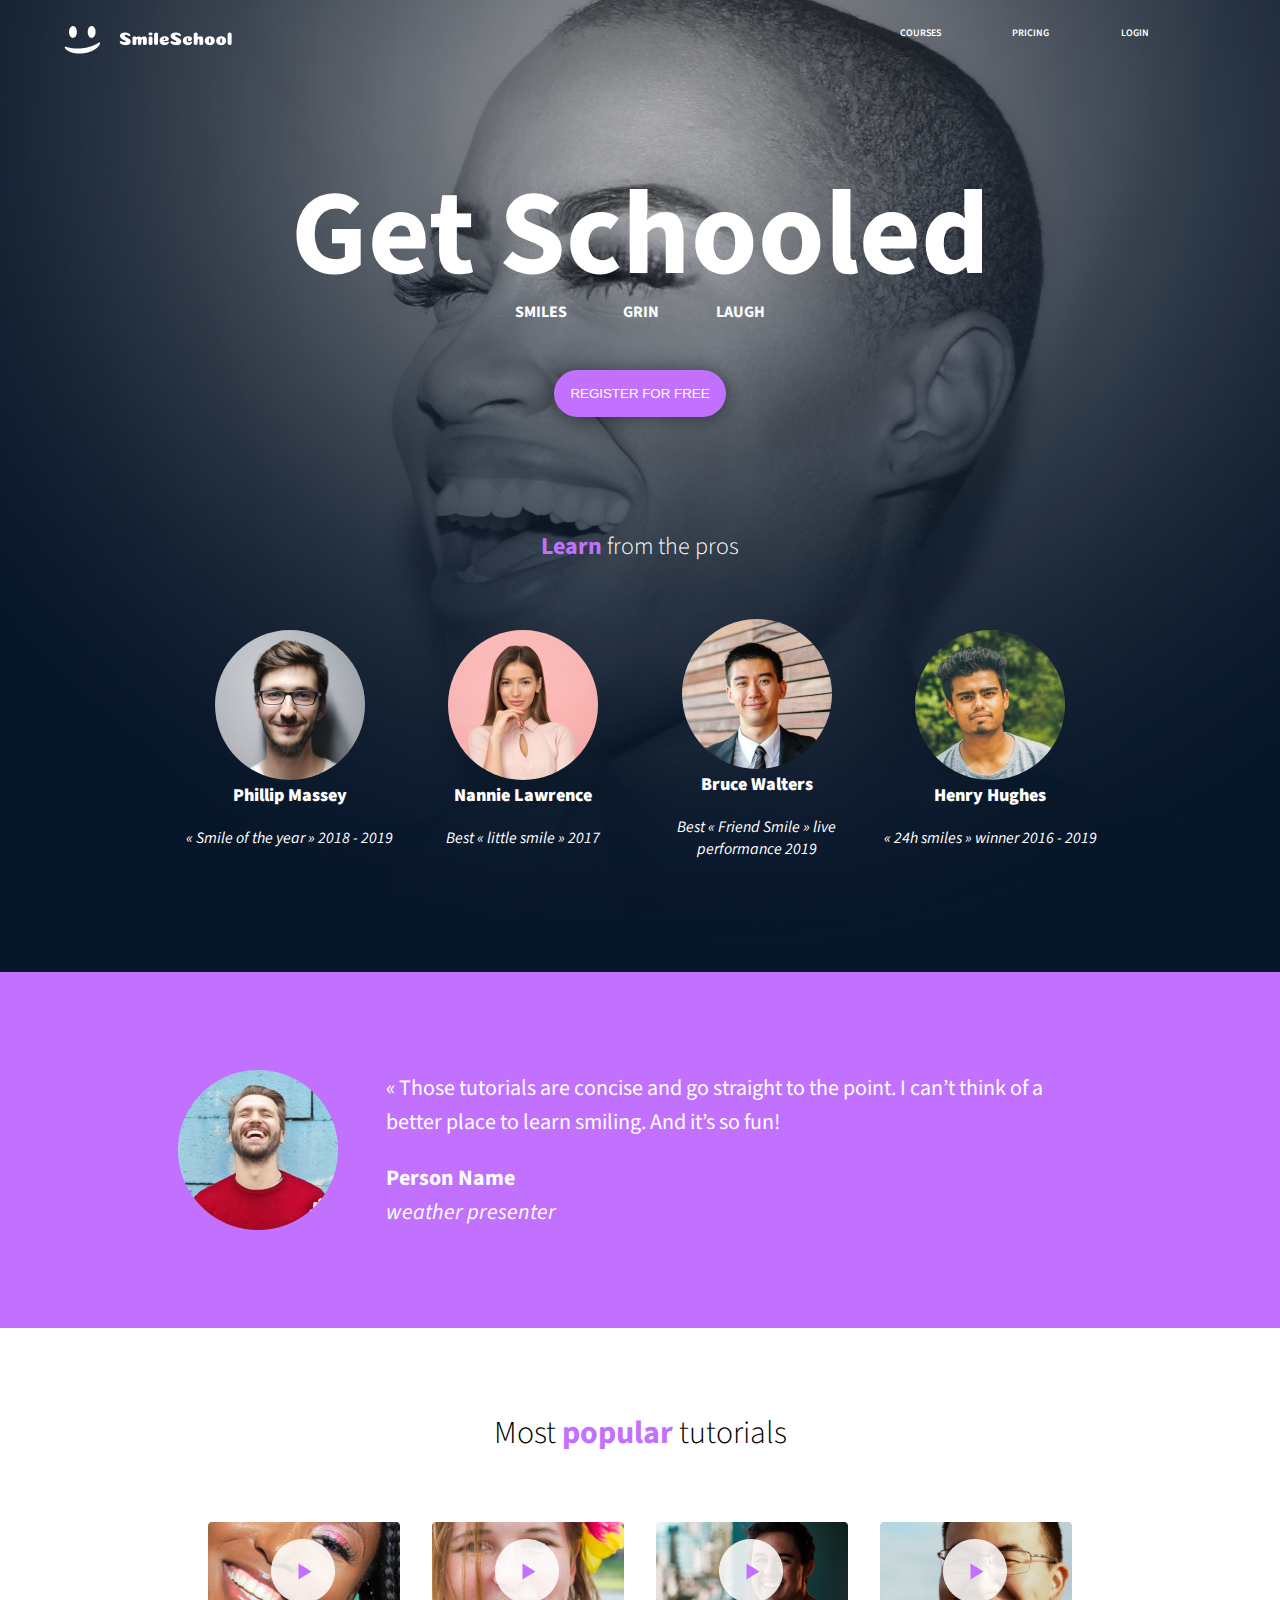
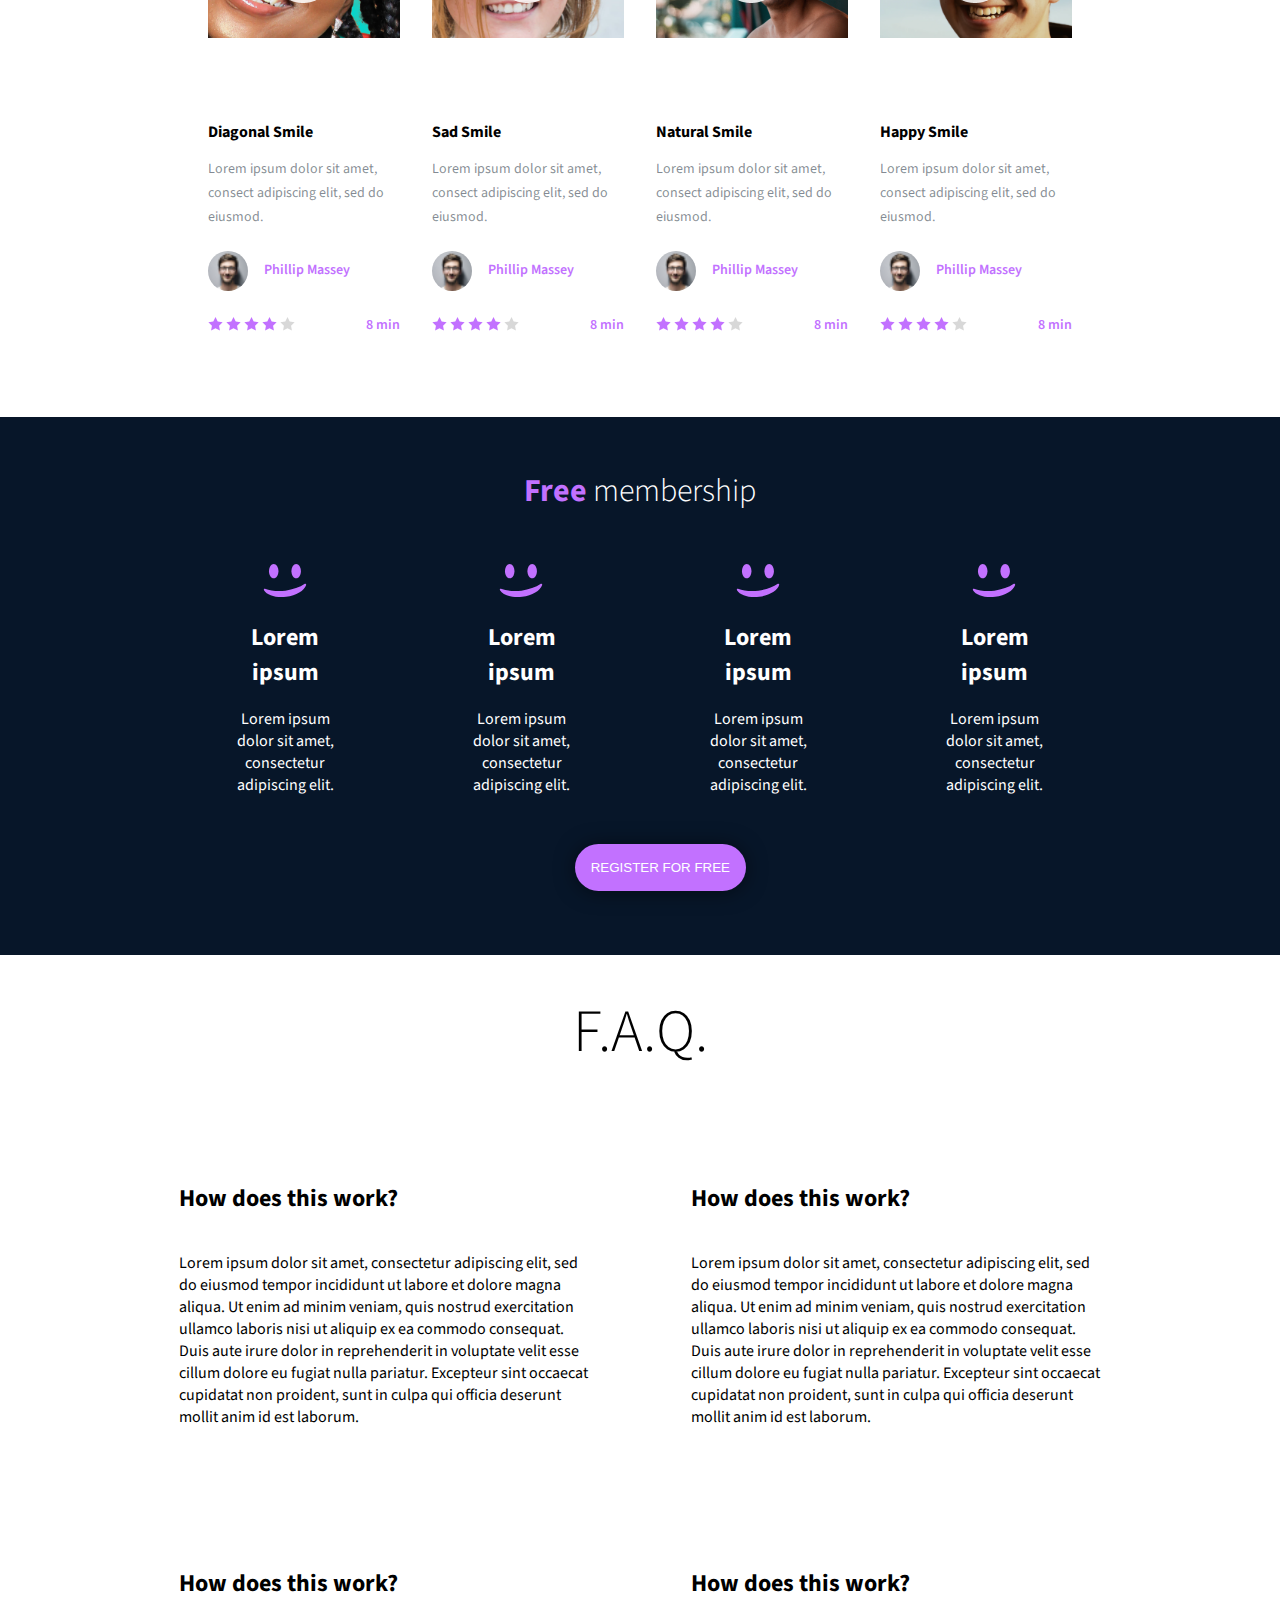
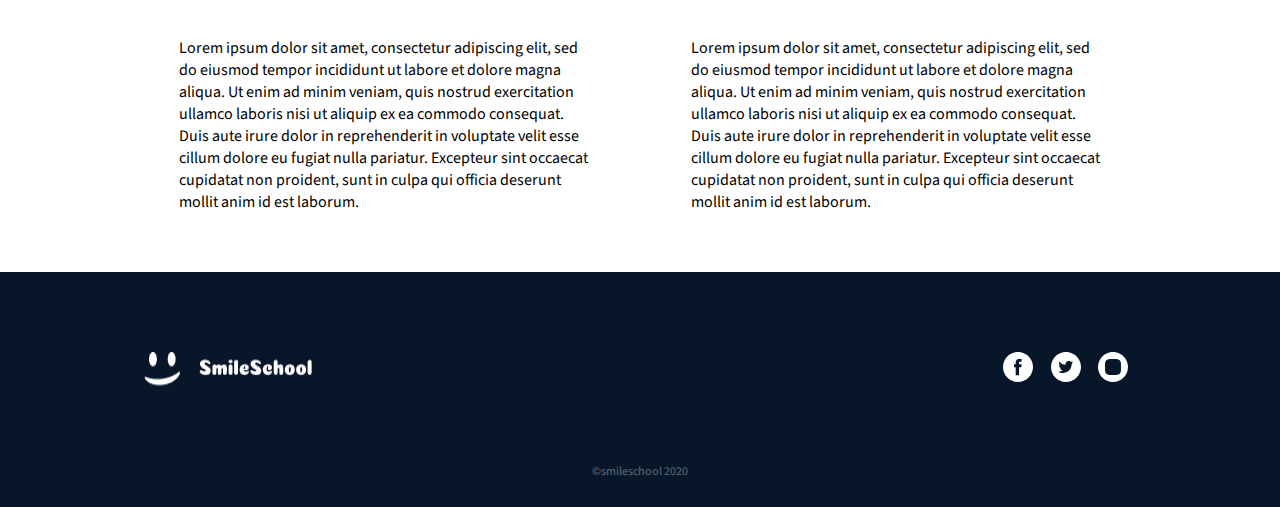
<file: css_advanced/index.html>
<!DOCTYPE html>
<html lang="en">

<head>
    <meta charset="UTF-8">
    <meta http-equiv="X-UA-Compatible" content="IE=edge">
    <meta name="viewport" content="width=device-width, initial-scale=1.0">
    <link href='https://fonts.googleapis.com/css?family=Source+Sans+Pro' rel='stylesheet' type='text/css'>
    <link rel="stylesheet" href="styles.css"> <!-- Custom link to CSS -->
    <title>CSS Advanced Web Design</title>
</head>

<body>
    <header> <!-- The Header starts here -->
        <div class="Web logo">
            <a>
                <img src="images/logo.png" alt="logo" />
            </a>
        </div>
        <div class="nav-urls">
            <a href="">COURSES</a>
            <a href="">PRICING</a>
            <a href="">LOGIN</a>
        </div>
    </header> <!-- The Header ends here -->
    <main>
        <section class="header-section"> <!-- The banner starts here -->
            <div class="schooled">
                <h1 class="schooled-title">
                    Get Schooled
                </h1>
                <p class="schooled-text">
                    <span>SMILES</span>
                    <span>GRIN</span>
                    <span>LAUGH</span>
                </p>
                <button class="register-btn">REGISTER FOR FREE</button>
            </div>
            <div class="pros">
                <h2 class="pros-title">
                    <span class="secondary-color">Learn</span> from the pros
                </h2>
                <div class="pros-block">
                    <div class="pros-card">
                        <img src="images/philip.png" alt="philip">
                        <h3>Phillip Massey</h3>
                        <p>« Smile of the year » 2018 - 2019</p>
                    </div>
                    <div class="pros-card">
                        <img src="images/nannie.png" alt="nannie">
                        <h3>Nannie Lawrence</h3>
                        <p>Best « little smile » 2017</p>
                    </div>
                    <div class="pros-card">
                        <img src="images/bruce.png" alt="bruce">
                        <h3>Bruce Walters</h3>
                        <p>Best « Friend Smile » live performance 2019</p>
                    </div>
                    <div class="pros-card">
                        <img src="images/henry.png" alt="henry">
                        <h3>Henry Hughes</h3>
                        <p>« 24h smiles » winner 2016 - 2019</p>
                    </div>
                </div>
            </div>
        </section> <!-- The banner ends here -->


        <section class="presenter-section"> <!-- The Quote starts here -->
            <div class="presenter-block">
                <img src="images/avatar laugh.png" alt="avatar">
                <div>
                    <blockquote>
                        « Those tutorials are concise and go straight to the point. I can’t think of a better
                        place to learn smiling. And it’s so fun!
                    </blockquote>
                    <p class="person-name">Person Name</p>
                    <p class="weather">weather presenter</p>
                </div>
            </div>
        </section> <!-- The Quote ends here -->


        <section class="videos-section"> <!-- The Videos start here -->
            <h1>
                Most <span class="secondary-color">popular</span> tutorials
            </h1>
            <div class="videos-list">
                <div class="video-card">
                    <img src="images/diagonal.png" alt="">
                    <a class="play" href="#">
                        <img src="images/play.png" alt="">
                    </a>
                    <h2 class="video-title">
                        Diagonal Smile
                    </h2>
                    <p class="video-desc">
                        Lorem ipsum dolor sit amet, consect adipiscing elit, sed do eiusmod.
                    </p>
                    <div class="author">
                        <img class="author-img" src="images/philip_small.png" alt="philip_sm">
                        <h3 class="author-name">Phillip Massey</h3>
                    </div>
                    <div class="rating-duration">
                        <div class="rating">
                            <img src="svgs/Star_1.svg" alt="Star_1">
                            <img src="svgs/Star_1.svg" alt="Star_1">
                            <img src="svgs/Star_1.svg" alt="Star_1">
                            <img src="svgs/Star_1.svg" alt="Star_1">
                            <img src="svgs/Star_5.svg" alt="Star_5">
                        </div>
                        <p class="duration">8 min</p>
                    </div>
                </div>
                <div class="video-card">
                    <img src="images/sad.png" alt="">
                    <a class="play" href="#">
                        <img src="images/play.png" alt="">
                    </a>
                    <h2 class="video-title">
                        Sad Smile
                    </h2>
                    <p class="video-desc">
                        Lorem ipsum dolor sit amet, consect adipiscing elit, sed do eiusmod.
                    </p>
                    <div class="author">
                        <img class="author-img" src="images/philip_small.png" alt="philip_sm">
                        <h3 class="author-name">Phillip Massey</h3>
                    </div>
                    <div class="rating-duration">
                        <div class="rating">
                            <img src="svgs/Star_1.svg" alt="Star_1">
                            <img src="svgs/Star_1.svg" alt="Star_1">
                            <img src="svgs/Star_1.svg" alt="Star_1">
                            <img src="svgs/Star_1.svg" alt="Star_1">
                            <img src="svgs/Star_5.svg" alt="Star_5">
                        </div>
                        <p class="duration">8 min</p>
                    </div>
                </div>
                <div class="video-card">
                    <img src="images/natural.png" alt="">
                    <a class="play" href="#">
                        <img src="images/play.png" alt="">
                    </a>
                    <h2 class="video-title">
                        Natural Smile
                    </h2>
                    <p class="video-desc">
                        Lorem ipsum dolor sit amet, consect adipiscing elit, sed do eiusmod.
                    </p>
                    <div class="author">
                        <img class="author-img" src="images/philip_small.png" alt="philip_sm">
                        <h3 class="author-name">Phillip Massey</h3>
                    </div>
                    <div class="rating-duration">
                        <div class="rating">
                            <img src="svgs/Star_1.svg" alt="Star_1">
                            <img src="svgs/Star_1.svg" alt="Star_1">
                            <img src="svgs/Star_1.svg" alt="Star_1">
                            <img src="svgs/Star_1.svg" alt="Star_1">
                            <img src="svgs/Star_5.svg" alt="Star_5">
                        </div>
                        <p class="duration">8 min</p>
                    </div>
                </div>
                <div class="video-card">
                    <img src="images/happy.png" alt="">
                    <a class="play" href="#">
                        <img src="images/play.png" alt="">
                    </a>
                    <h2 class="video-title">
                        Happy Smile
                    </h2>
                    <p class="video-desc">
                        Lorem ipsum dolor sit amet, consect adipiscing elit, sed do eiusmod.
                    </p>
                    <div class="author">
                        <img class="author-img" src="images/philip_small.png" alt="philip_sm">
                        <h3 class="author-name">Phillip Massey</h3>
                    </div>
                    <div class="rating-duration">
                        <div class="rating">
                            <img src="svgs/Star_1.svg" alt="Star_1">
                            <img src="svgs/Star_1.svg" alt="Star_1">
                            <img src="svgs/Star_1.svg" alt="Star_1">
                            <img src="svgs/Star_1.svg" alt="Star_1">
                            <img src="svgs/Star_5.svg" alt="Star_5">
                        </div>
                        <p class="duration">8 min</p>
                    </div>
                </div>
            </div>
        </section> <!-- The Videos end here -->


        <section class="membership-section"> <!-- The Membership starts here -->
            <h1>
                <span class="secondary-color">Free</span> membership
            </h1>
            <div class="memberships">
                <div class="membership-card">
                    <img src="svgs/smile.svg" alt="smile">
                    <h2>Lorem ipsum</h2>
                    <p>
                        Lorem ipsum dolor sit amet, consectetur adipiscing elit.
                    </p>
                </div>
                <div class="membership-card">
                    <img src="svgs/smile.svg" alt="smile">
                    <h2>Lorem ipsum</h2>
                    <p>
                        Lorem ipsum dolor sit amet, consectetur adipiscing elit.
                    </p>
                </div>
                <div class="membership-card">
                    <img src="svgs/smile.svg" alt="smile">
                    <h2>Lorem ipsum</h2>
                    <p>
                        Lorem ipsum dolor sit amet, consectetur adipiscing elit.
                    </p>
                </div>
                <div class="membership-card">
                    <img src="svgs/smile.svg" alt="smile">
                    <h2>Lorem ipsum</h2>
                    <p>
                        Lorem ipsum dolor sit amet, consectetur adipiscing elit.
                    </p>
                </div>
            </div>
            <button class="register-btn">REGISTER FOR FREE</button>
        </section>
        <section class="faq-section">
            <h1>F.A.Q.</h1>
            <div class="faq-list">
                <div class="faq-item">
                    <h2>How does this work?</h2>
                    <p>
                        Lorem ipsum dolor sit amet, consectetur adipiscing elit, sed do eiusmod tempor incididunt ut
                        labore et dolore magna aliqua. Ut enim ad minim veniam, quis nostrud exercitation ullamco
                        laboris nisi ut aliquip ex ea commodo consequat. Duis aute irure dolor in reprehenderit in
                        voluptate velit esse cillum dolore eu fugiat nulla pariatur. Excepteur sint occaecat cupidatat
                        non proident, sunt in culpa qui officia deserunt mollit anim id est laborum.
                    </p>
                </div>
                <div class="faq-item">
                    <h2>How does this work?</h2>
                    <p>
                        Lorem ipsum dolor sit amet, consectetur adipiscing elit, sed do eiusmod tempor incididunt ut
                        labore et dolore magna aliqua. Ut enim ad minim veniam, quis nostrud exercitation ullamco
                        laboris nisi ut aliquip ex ea commodo consequat. Duis aute irure dolor in reprehenderit in
                        voluptate velit esse cillum dolore eu fugiat nulla pariatur. Excepteur sint occaecat cupidatat
                        non proident, sunt in culpa qui officia deserunt mollit anim id est laborum.
                    </p>
                </div>
            </div>
            <div class="faq-list">
                <div class="faq-item">
                    <h2>How does this work?</h2>
                    <p>
                        Lorem ipsum dolor sit amet, consectetur adipiscing elit, sed do eiusmod tempor incididunt ut
                        labore et dolore magna aliqua. Ut enim ad minim veniam, quis nostrud exercitation ullamco
                        laboris nisi ut aliquip ex ea commodo consequat. Duis aute irure dolor in reprehenderit in
                        voluptate velit esse cillum dolore eu fugiat nulla pariatur. Excepteur sint occaecat cupidatat
                        non proident, sunt in culpa qui officia deserunt mollit anim id est laborum.
                    </p>
                </div>
                <div class="faq-item">
                    <h2>How does this work?</h2>
                    <p>
                        Lorem ipsum dolor sit amet, consectetur adipiscing elit, sed do eiusmod tempor incididunt ut
                        labore et dolore magna aliqua. Ut enim ad minim veniam, quis nostrud exercitation ullamco
                        laboris nisi ut aliquip ex ea commodo consequat. Duis aute irure dolor in reprehenderit in
                        voluptate velit esse cillum dolore eu fugiat nulla pariatur. Excepteur sint occaecat cupidatat
                        non proident, sunt in culpa qui officia deserunt mollit anim id est laborum.
                    </p>
                </div>
            </div>
        </section> <!-- The Membership ends here -->
    </main>


    <footer> <!-- The Footer starts here -->
        <div class="ft-container">
            <div class="nav-ft">
                <img src="images/logo.png" alt="">
                <div>
                    <a href=""><img src="svgs/facebook.svg" alt=""></a>
                    <a href=""><img src="svgs/twitter.svg" alt=""></a>
                    <a href=""><img src="svgs/C-Shape.svg" alt=""></a>
                </div>
            </div>
            <p>©smileschool 2020</p>
        </div>
    </footer> <!-- The Footer ends here -->
</body>

<!-- This website was designed by: Mohamed Ahmed Yasin. -->

</html>
</file>
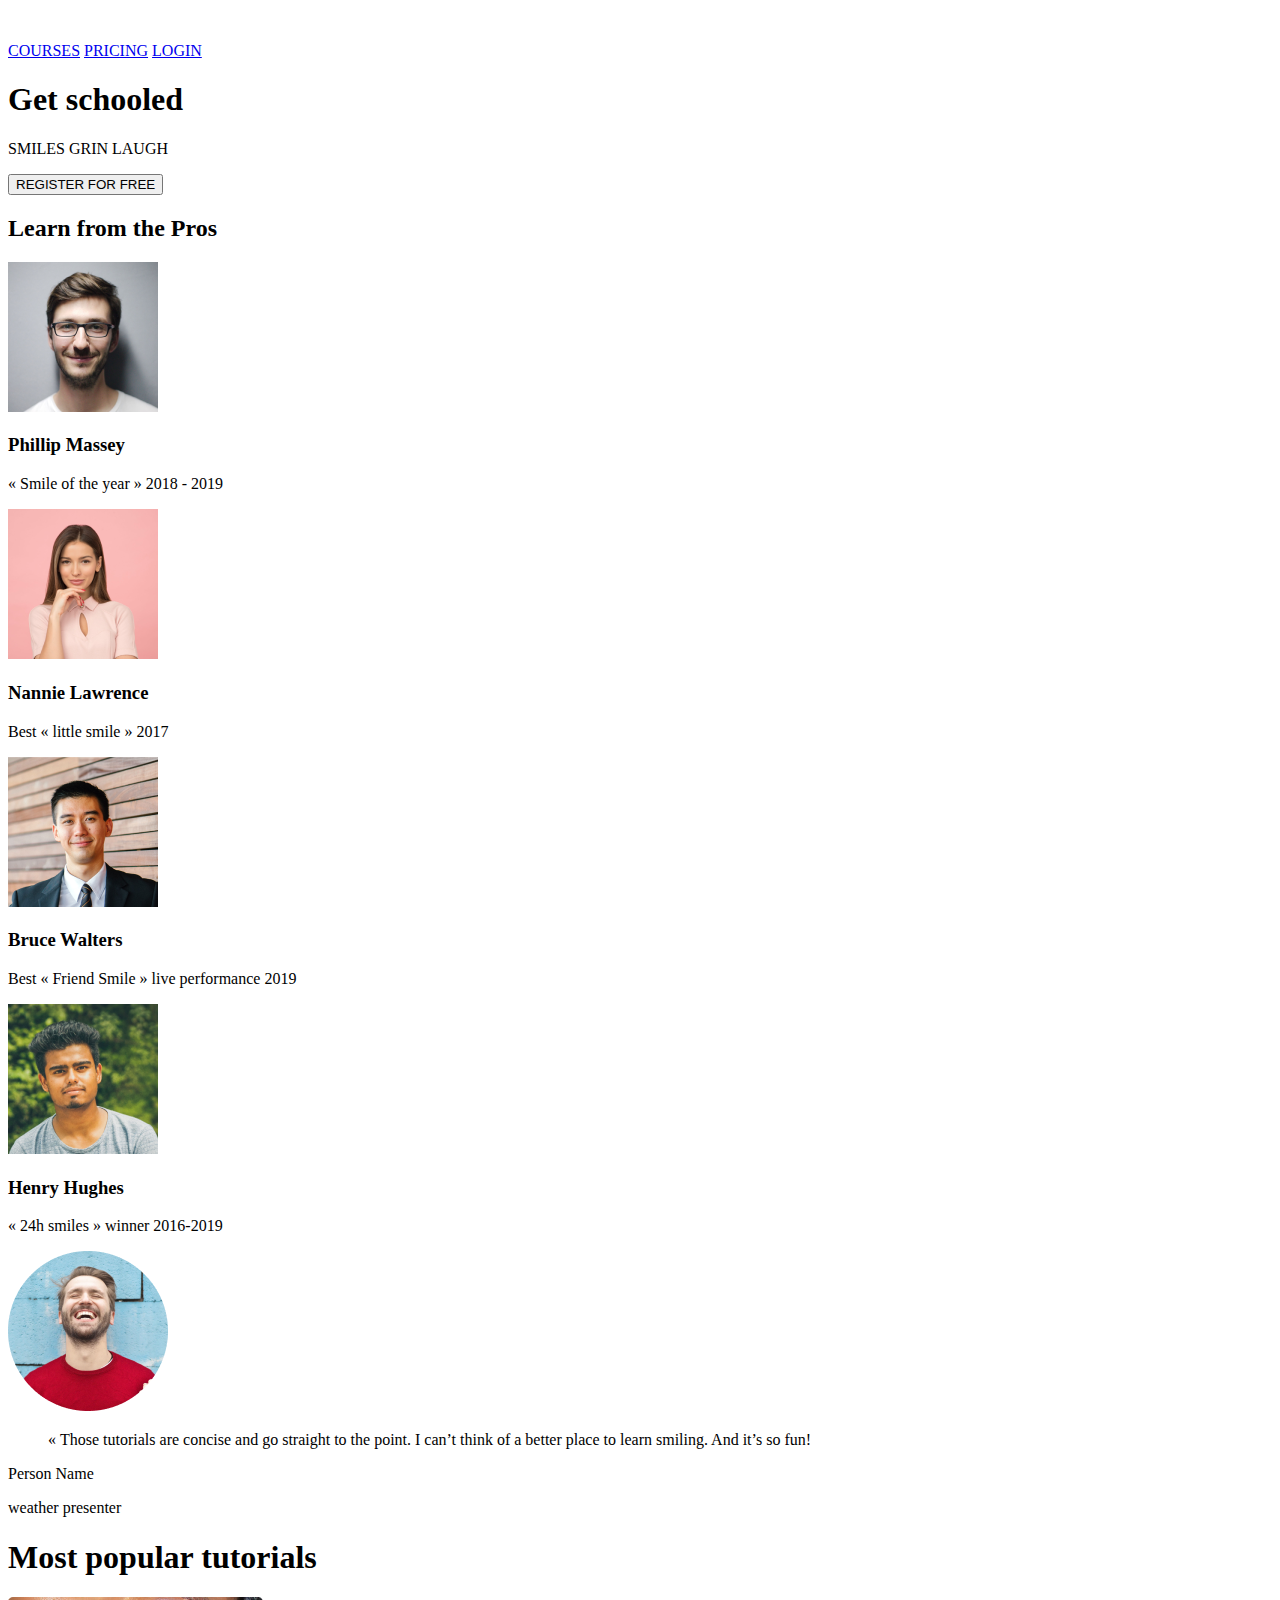
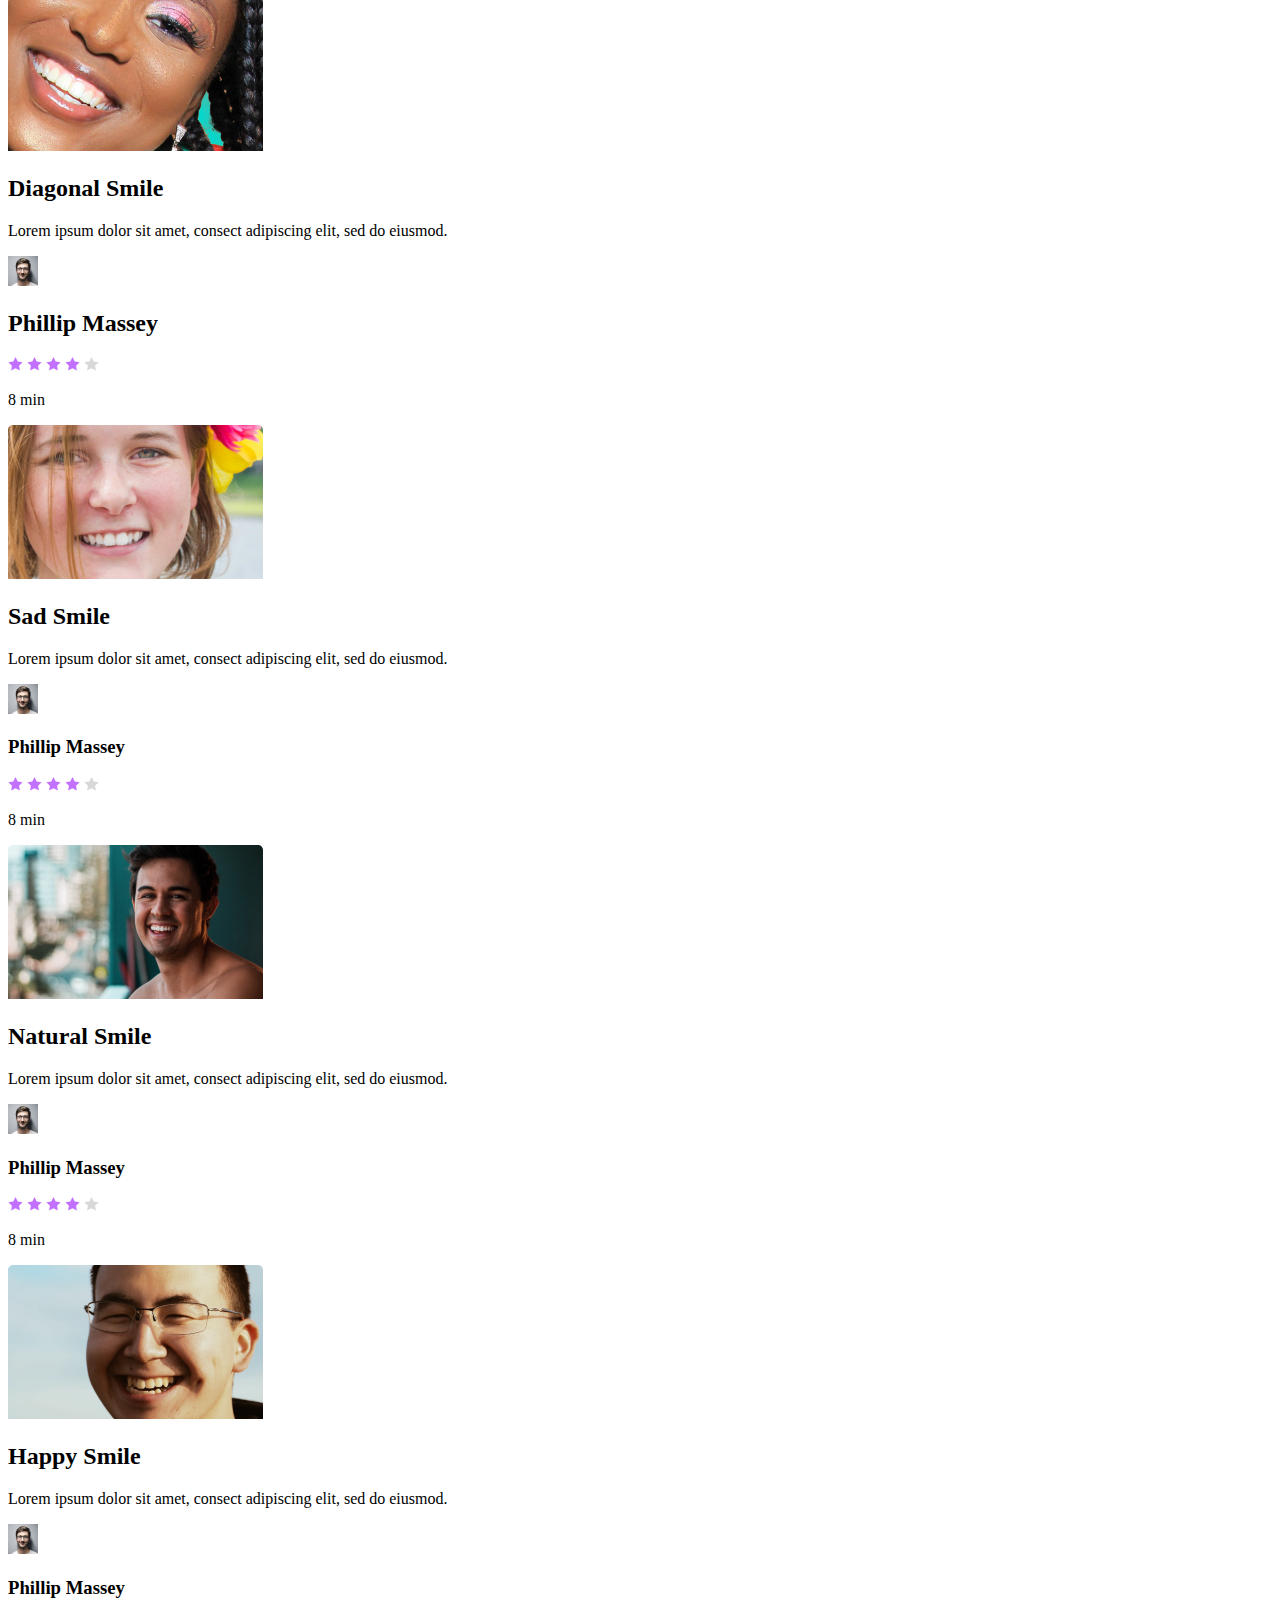
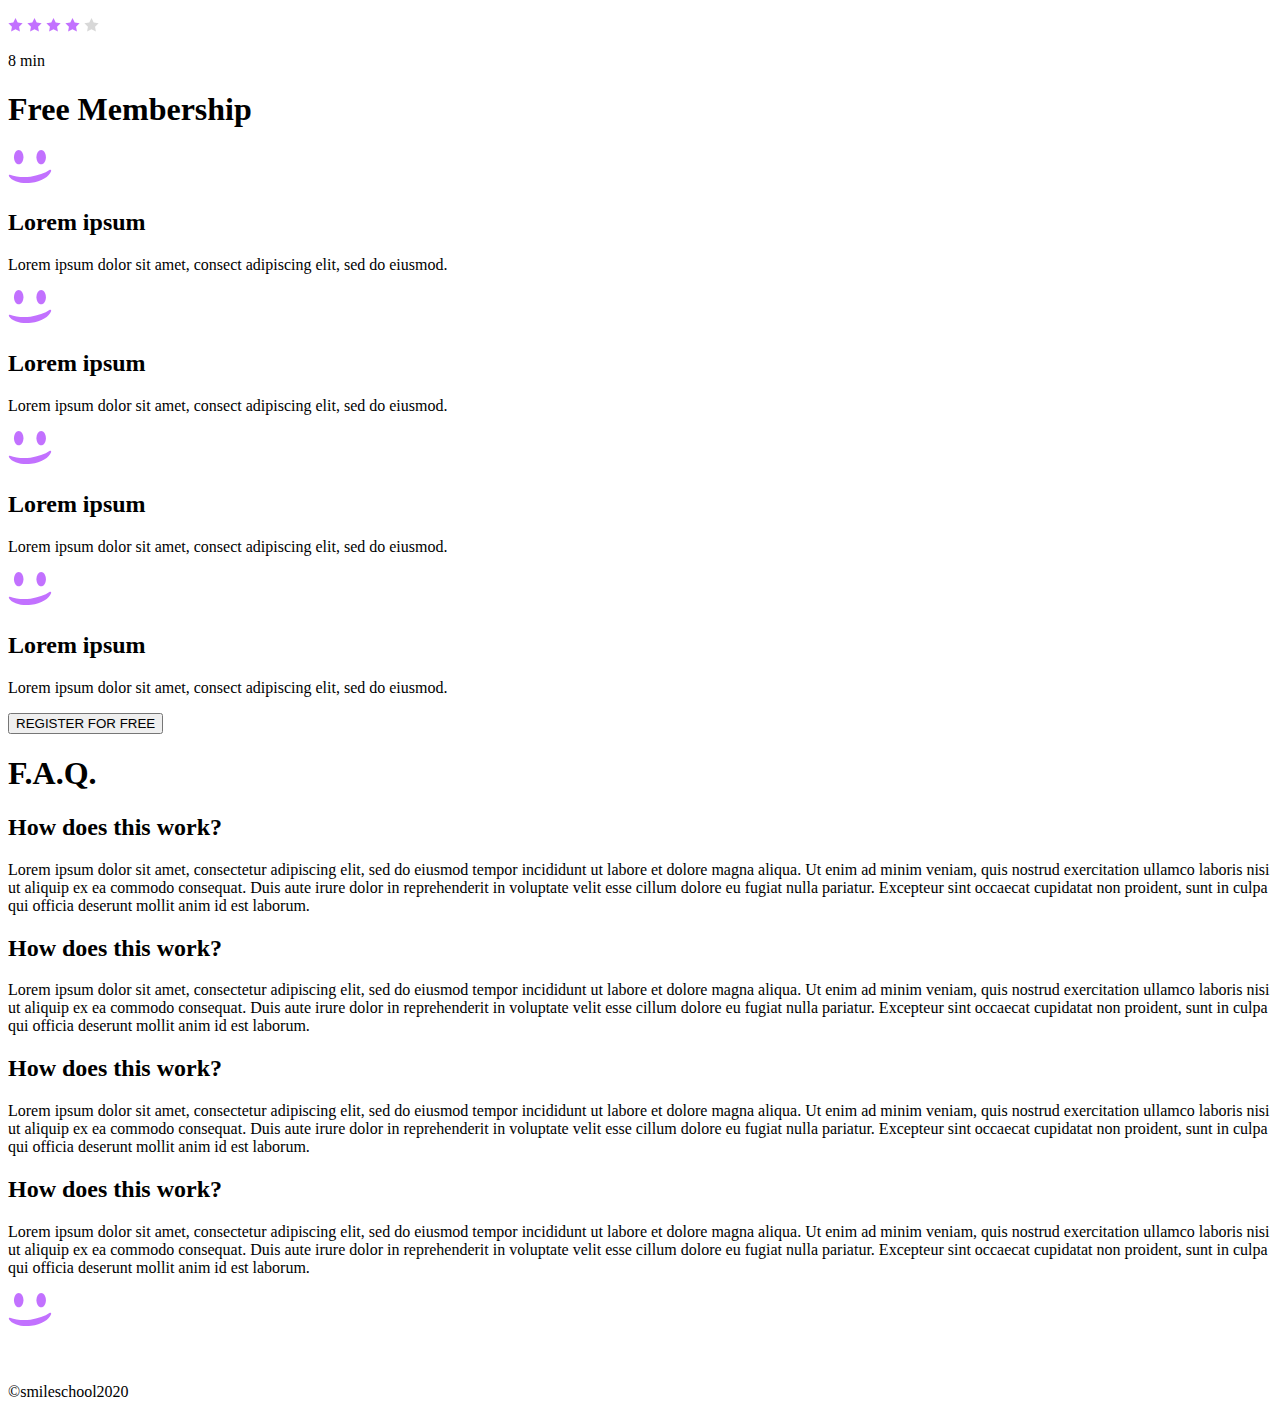
<file: html_advanced/index.html>
<!DOCTYPE html>
<html lang="en">

<head>
    <meta charset="UTF-8">
    <meta http-equiv="X-UA-Compatible" content="IE=edge">
    <meta name="viewport" content="width=device-width, initial-scale=1.0">
    <title>HTML Semantic Advanced Web Design</title>
</head>

<body>

    <header> <!-- Header starts here -->

        <div>
            <a href="#"><img src="images/logo.png" alt="Smile School"></a>
        </div>

        <div>
            <a href="#">COURSES</a>
            <a href="#">PRICING</a>
            <a href="#">LOGIN</a>
        </div>

    </header> <!-- Header ends here -->

    <main>

        <section> <!--The banner starts here -->

            <div>

                <h1>Get schooled</h1>

                <p>
                    <span>SMILES</span>
                    <span>GRIN</span>
                    <span>LAUGH</span>
                </p>

                <button>REGISTER FOR FREE</button>

            </div>

            <div>

                <h2>Learn from the Pros</h2>

                <div>

                    <div>
                        <img src="images/philip.png" alt="">
                        <h3>Phillip Massey</h3>
                        <p>« Smile of the year » 2018 - 2019</p>
                    </div>

                    <div>
                        <img src="images/nannie.png" alt="">
                        <h3>Nannie Lawrence</h3>
                        <p>Best « little smile » 2017</p>
                    </div>

                    <div>
                        <img src="images/bruce.png" alt="">
                        <h3>Bruce Walters</h3>
                        <p>Best « Friend Smile » live performance 2019</p>
                    </div>

                    <div>
                        <img src="images/henry.png" alt="">
                        <h3>Henry Hughes</h3>
                        <p>« 24h smiles » winner 2016-2019</p>
                    </div>

                </div>
            </div>

        </section> <!--The banner ends here -->

        <section> <!-- Quote starts here -->


            <div>
                <img src="images/avatar laugh.png" alt="">

                <div>

                    <blockquote>

                        « Those tutorials are concise and go straight to the point. I can’t think of a better
                        place to learn smiling. And it’s so fun!

                    </blockquote>

                    <p>Person Name</p>
                    <p>weather presenter</p>

                </div>
            </div>
        </section> <!-- Quote ends here -->

        <section> <!-- Videos start here -->

            <h1>Most <span>popular</span> tutorials</h1>

            <div>

                <div>

                    <img src="images/diagonal.png" alt="#">

                    <h2>Diagonal Smile</h2>

                    <p>Lorem ipsum dolor sit amet, consect adipiscing elit, sed do eiusmod.</p>

                    <div>

                        <img src="images/philip_small.png" alt="An image">

                        <h2>Phillip Massey</h2>

                    </div>

                    <div>

                        <div>

                            <img src="svgs/Star_1.svg" alt="Star">
                            <img src="svgs/Star_1.svg" alt="Star">
                            <img src="svgs/Star_1.svg" alt="Star">
                            <img src="svgs/Star_1.svg" alt="Star">
                            <img src="svgs/Star_5.svg" alt="Star">

                        </div>

                        <p>8 min</p>

                    </div>


                </div>

                <div>

                    <img src="images/sad.png" alt="An image">

                    <h2>Sad Smile</h2>

                    <p>Lorem ipsum dolor sit amet, consect adipiscing elit, sed do eiusmod.</p>

                    <div>

                        <img src="images/philip_small.png" alt="An image">

                        <h3>Phillip Massey</h3>

                    </div>

                    <div>

                        <div>

                            <img src="svgs/Star_1.svg" alt="Star">
                            <img src="svgs/Star_1.svg" alt="Star">
                            <img src="svgs/Star_1.svg" alt="Star">
                            <img src="svgs/Star_1.svg" alt="Star">
                            <img src="svgs/Star_5.svg" alt="Star">

                        </div>

                        <p>8 min</p>

                    </div>


                </div>

                <div>

                    <img src="images/natural.png" alt="An image">

                    <h2>Natural Smile</h2>

                    <p>Lorem ipsum dolor sit amet, consect adipiscing elit, sed do eiusmod.</p>

                    <div>

                        <img src="images/philip_small.png" alt="An image">

                        <h3>Phillip Massey</h3>

                    </div>

                    <div>

                        <div>

                            <img src="svgs/Star_1.svg" alt="Star">
                            <img src="svgs/Star_1.svg" alt="Star">
                            <img src="svgs/Star_1.svg" alt="Star">
                            <img src="svgs/Star_1.svg" alt="Star">
                            <img src="svgs/Star_5.svg" alt="Star">

                        </div>

                        <p>8 min</p>

                    </div>


                </div>

                <div>

                    <img src="images/happy.png" alt="An image">

                    <h2>Happy Smile</h2>

                    <p>Lorem ipsum dolor sit amet, consect adipiscing elit, sed do eiusmod.</p>

                    <div>

                        <img src="images/philip_small.png" alt="An image">

                        <h3>Phillip Massey</h3>

                    </div>

                    <div>

                        <div>

                            <img src="svgs/Star_1.svg" alt="Star">
                            <img src="svgs/Star_1.svg" alt="Star">
                            <img src="svgs/Star_1.svg" alt="Star">
                            <img src="svgs/Star_1.svg" alt="Star">
                            <img src="svgs/Star_5.svg" alt="Star">

                        </div>

                        <p>8 min</p>

                    </div>


                </div>

            </div>
        </section> <!-- Videos end here -->


        <section> <!-- Membership starts here -->

            <h1><span>Free</span> Membership</h1>

            <div>

                <div>

                    <img src="svgs/smile.svg" alt="An image">

                    <h2>Lorem ipsum</h2>

                    <p>Lorem ipsum dolor sit amet, consect adipiscing elit, sed do eiusmod.</p>

                </div>

                <div>

                    <img src="svgs/smile.svg" alt="An image">

                    <h2>Lorem ipsum</h2>

                    <p>Lorem ipsum dolor sit amet, consect adipiscing elit, sed do eiusmod.</p>

                </div>

                <div>

                    <img src="svgs/smile.svg" alt="An image">

                    <h2>Lorem ipsum</h2>

                    <p>Lorem ipsum dolor sit amet, consect adipiscing elit, sed do eiusmod.</p>

                </div>

                <div>

                    <img src="svgs/smile.svg" alt="An image">

                    <h2>Lorem ipsum</h2>

                    <p>Lorem ipsum dolor sit amet, consect adipiscing elit, sed do eiusmod.</p>

                </div>

            </div>

            <button>REGISTER FOR FREE</button>

        </section> <!-- Membership ends here -->

        <section> <!-- FAQ starts here -->

            <h1>F.A.Q.</h1> 

            <div>
                <div>
                    <div>
                        <h2>How does this work?</h2>
                        <p>
                            Lorem ipsum dolor sit amet, consectetur adipiscing elit, sed do eiusmod tempor incididunt ut
                            labore et dolore magna aliqua. Ut enim ad minim veniam, quis nostrud exercitation ullamco
                            laboris nisi ut aliquip ex ea commodo consequat. Duis aute irure dolor in reprehenderit in
                            voluptate velit esse cillum dolore eu fugiat nulla pariatur. Excepteur sint occaecat
                            cupidatat
                            non proident, sunt in culpa qui officia deserunt mollit anim id est laborum.
                        </p>
                    </div>
                    <div>
                        <h2>How does this work?</h2>
                        <p>
                            Lorem ipsum dolor sit amet, consectetur adipiscing elit, sed do eiusmod tempor incididunt ut
                            labore et dolore magna aliqua. Ut enim ad minim veniam, quis nostrud exercitation ullamco
                            laboris nisi ut aliquip ex ea commodo consequat. Duis aute irure dolor in reprehenderit in
                            voluptate velit esse cillum dolore eu fugiat nulla pariatur. Excepteur sint occaecat
                            cupidatat
                            non proident, sunt in culpa qui officia deserunt mollit anim id est laborum.
                        </p>
                    </div>
                </div>
                <div>
                    <div>
                        <h2>How does this work?</h2>
                        <p>
                            Lorem ipsum dolor sit amet, consectetur adipiscing elit, sed do eiusmod tempor incididunt ut
                            labore et dolore magna aliqua. Ut enim ad minim veniam, quis nostrud exercitation ullamco
                            laboris nisi ut aliquip ex ea commodo consequat. Duis aute irure dolor in reprehenderit in
                            voluptate velit esse cillum dolore eu fugiat nulla pariatur. Excepteur sint occaecat
                            cupidatat
                            non proident, sunt in culpa qui officia deserunt mollit anim id est laborum.
                        </p>
                    </div>
                    <div>
                        <h2>How does this work?</h2>
                        <p>
                            Lorem ipsum dolor sit amet, consectetur adipiscing elit, sed do eiusmod tempor incididunt ut
                            labore et dolore magna aliqua. Ut enim ad minim veniam, quis nostrud exercitation ullamco
                            laboris nisi ut aliquip ex ea commodo consequat. Duis aute irure dolor in reprehenderit in
                            voluptate velit esse cillum dolore eu fugiat nulla pariatur. Excepteur sint occaecat
                            cupidatat
                            non proident, sunt in culpa qui officia deserunt mollit anim id est laborum.
                        </p>
                    </div>
                </div>
            </div>
        </section> <!-- FAQ ends here -->

    </main>

    <footer> <!-- Footer starts here -->

        <div>
            <div>

                <img src="svgs/smile.svg" alt="Smile School Logo">

                <div>
                    <a href=""><img src="svgs/facebook.svg" alt=""></a>
                    <a href=""><img src="svgs/twitter.svg" alt=""></a>
                    <a href=""><img src="svgs/C-Shape.svg" alt=""></a>
                </div>
            </div>

            <p>©smileschool2020</p>

        </div>
    </footer> <!-- Footer ends here -->
</body>

</html>
</file>
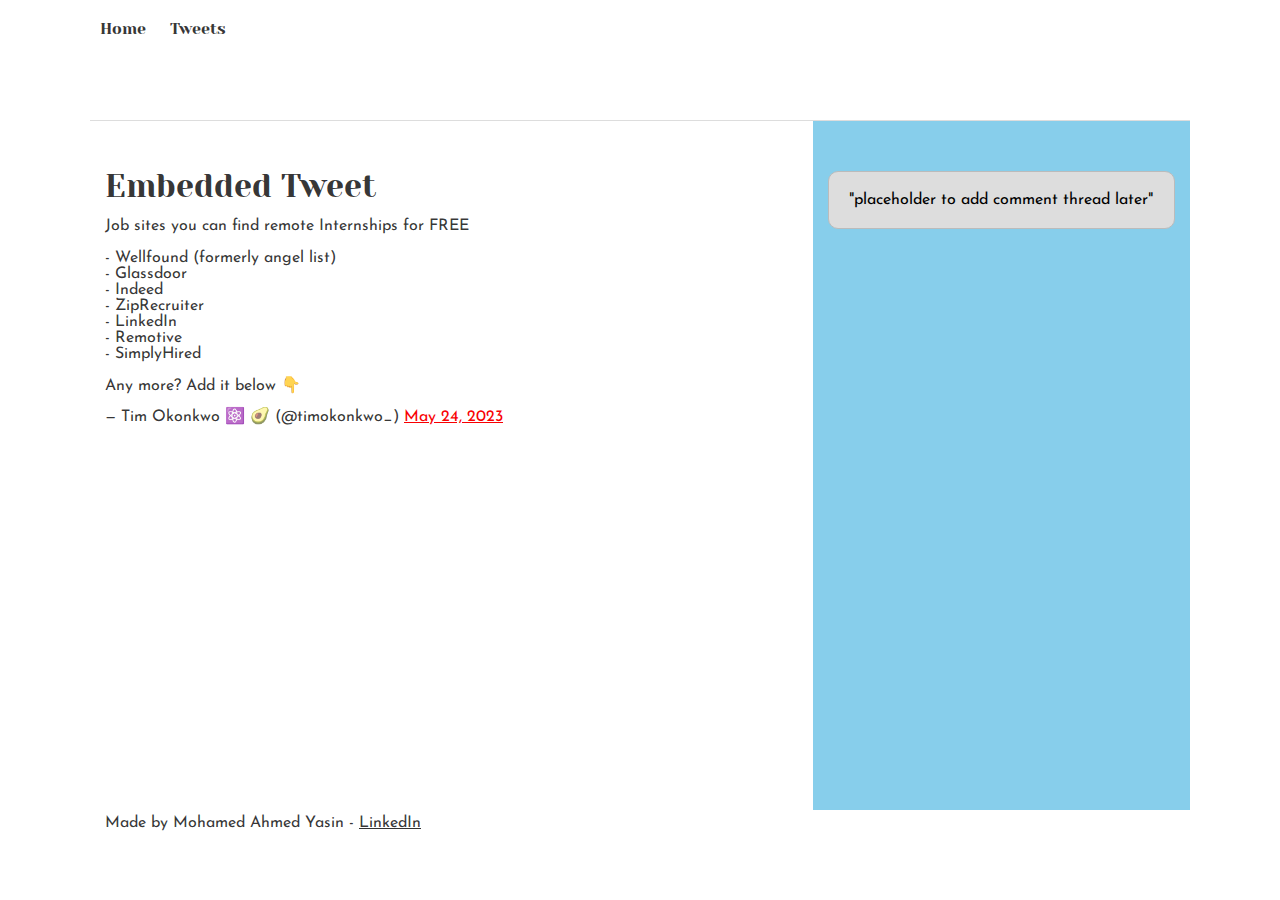
<file: css_basic/tweets.html>
<!DOCTYPE html>
<html lang="en">

<head>

    <link href="base.css" rel="stylesheet">
    <link href="styles.css" rel="stylesheet">

    <meta charset="UTF-8">
    <meta name="viewport" content="width=device-width, initial-scale=1">
    <title>This is HTML</title>

</head>

<body>

    <header>
        <ul>

            <li><a href="index.html">Home</a></li>
            <li><a href="tweets.html">Tweets</a></li>
        </ul>
    </header>

    <main>

        <article>

            <h2>Embedded Tweet</h2>

            <blockquote class="twitter-tweet">
                <p lang="en" dir="ltr">Job sites you can find remote Internships for FREE<br><br>- Wellfound (formerly
                    angel
                    list)<br>- Glassdoor<br>- Indeed<br>- ZipRecruiter<br>- LinkedIn<br>- Remotive<br>-
                    SimplyHired<br><br>Any
                    more? Add it below 👇</p>&mdash; Tim Okonkwo ⚛️ 🥑 (@timokonkwo_) <a
                    href="https://twitter.com/timokonkwo_/status/1661476345195683840?ref_src=twsrc%5Etfw">May 24,
                    2023</a>
            </blockquote>
            <script async src="https://platform.twitter.com/widgets.js"></script>

        </article>

        <aside>

            <p>"placeholder to add comment thread later"</p>

        </aside>
    </main>

    <footer>

        <p> Made by Mohamed Ahmed Yasin - <a href="https://www.linkedin.com/in/mayyassin/" target="_blank">LinkedIn</a>
        </p>

    </footer>

</body>

</html>
</file>
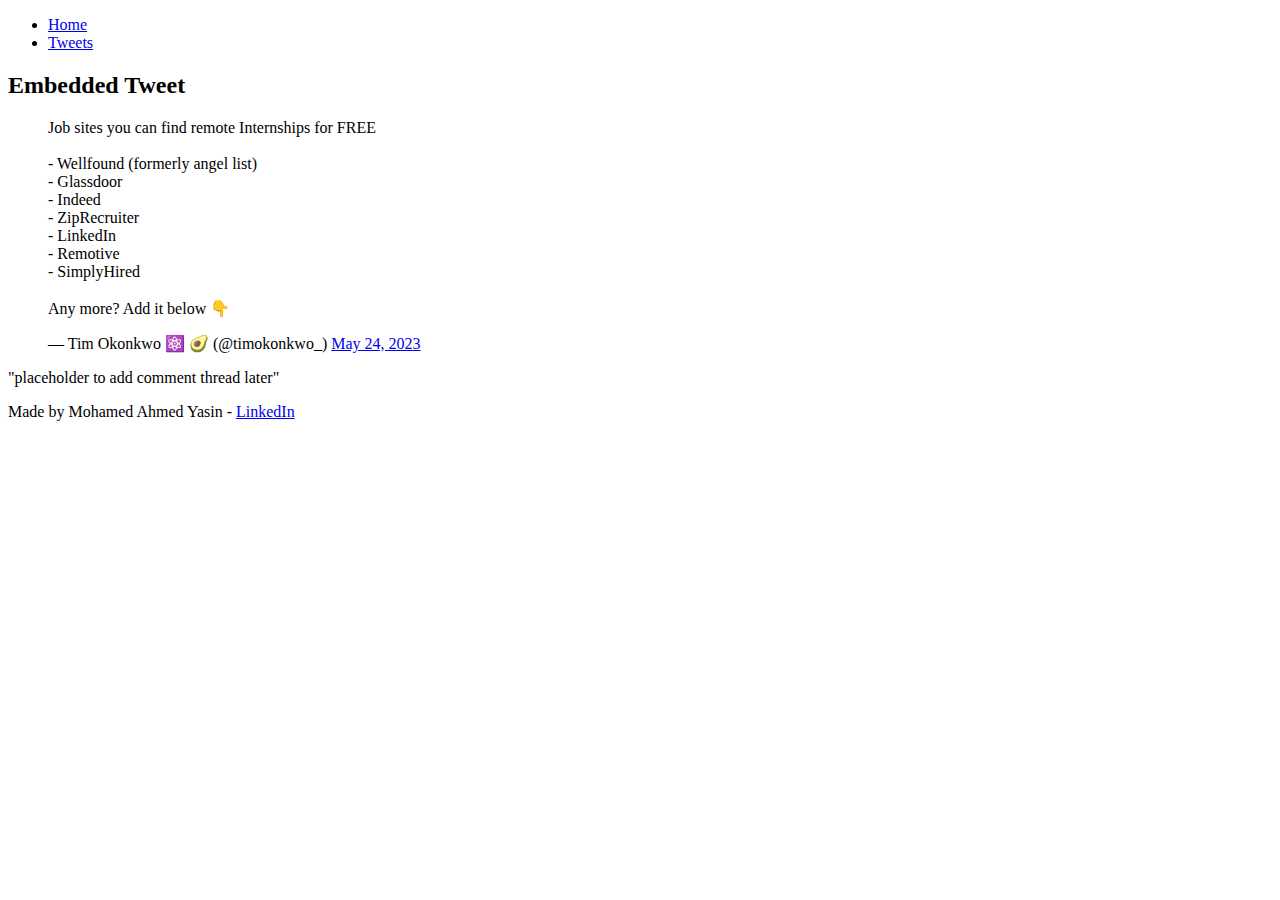
<file: html_basic/tweets.html>
<!DOCTYPE html>
<html lang="en">

<head>

    <meta charset="UTF-8">
    <meta name="viewport" content="width=device-width, initial-scale=1">

    <title>This is HTML</title>
</head>

<body>

    <header>
        <ul>

            <li><a href="index.html">Home</a></li>
            <li><a href="tweets.html">Tweets</a></li>
        </ul>
    </header>

    <main>

        <article>

            <h2>Embedded Tweet</h2>

            <blockquote class="twitter-tweet">
                <p lang="en" dir="ltr">Job sites you can find remote Internships for FREE<br><br>- Wellfound (formerly
                    angel
                    list)<br>- Glassdoor<br>- Indeed<br>- ZipRecruiter<br>- LinkedIn<br>- Remotive<br>-
                    SimplyHired<br><br>Any
                    more? Add it below 👇</p>&mdash; Tim Okonkwo ⚛️ 🥑 (@timokonkwo_) <a
                    href="https://twitter.com/timokonkwo_/status/1661476345195683840?ref_src=twsrc%5Etfw">May 24,
                    2023</a>
            </blockquote>
            <script async src="https://platform.twitter.com/widgets.js"></script>

        </article>

        <aside>

            <p>"placeholder to add comment thread later"</p>

        </aside>
    </main>

    <footer>

        <p> Made by Mohamed Ahmed Yasin - <a href="https://www.linkedin.com/in/mayyassin/" target="_blank">LinkedIn</a>
        </p>

    </footer>

</body>

</html>
</file>
<file: css_advanced/styles.css>
@import url('https://fonts.googleapis.com/css2?family=Source+Sans+Pro:wght@400;500;600;700&display=swap');

body {
    font-family: 'Source Sans Pro', sans-serif;
}

header {
    display: flex;
    flex-direction: row;
    flex: auto;
    background-image: url("images/smilingladybackground.jpg");
    padding: 2% 5% 2% 5%;
    position: absolute;
    left: -0.025%;
    right: -0.025%;
    top: 0%;
    bottom: -26.48%;
}

header .logo {
    flex: 2;
    z-index: 1;
}

header .nav-urls {
    flex: 1;
    font-weight: 600;
    font-size: 10px;
    line-height: 15px;
    z-index: 2;
    display: flex;
    justify-content: space-evenly;
}

header .nav-urls a {
    margin-left: 1%;
    margin-right: 1%;
    text-decoration: none;
    color: white;
}

.header-section {
    left: 20%;
    right: 20%;
    display: flex;
    flex-direction: column;
    margin-bottom: -2.6rem;
    background-blend-mode: color;
    background: rgba(0, 0, 0, 1);
    background: radial-gradient(85.9% 85.9% at 50% 14.1%,
            rgba(41, 48, 61, 0.0001) 0%,
            #071629 100%);
    color: white;
}

.schooled {
    display: flex;
    flex-direction: column;
    padding-top: 5rem;
}

.schooled-title {
    height: 151px;
    font-weight: 700;
    font-size: 120px;
    line-height: 151px;
    text-align: center;
    color: #ffffff;
}

.schooled-text {
    height: 20px;
    position: relative;
    margin-top: -7%;
    text-align: center;
    font-weight: 700;
    font-size: 16px;
    line-height: 20px;
    color: #ffffff;
    display: flex;
    justify-content: space-around;
    margin-left: 38%;
    margin-right: 38%;
}

.register-btn {
    background: #c271ff;
    border-radius: 25px;
    border: none;
    padding: 0.7rem;
    color: white;
    font-weight: 500;
    box-shadow: 0px 1px 20px rgba(0, 0, 0, 0.5);
    position: relative;
    align-self: center;
    margin: 2rem;
    padding: 1rem;
}

.secondary-color {
    color: #c271ff;
}

.pros {
    padding: 2%;
    display: flex;
    flex-direction: column;
}

.pros-title {
    position: relative;
    align-self: center;
    padding: 2rem;
    font-weight: 300;
    line-height: 40px;
}

.pros-title .secondary-color {
    font-weight: 700;
}

.pros-block {
    display: flex;
    flex-direction: row;
    justify-content: center;
}

.pros-card {
    width: 19%;
    margin-bottom: 7rem;
    display: flex;
    flex-direction: column;
    justify-content: center;
    align-items: center;
}

.pros img {
    border-radius: 50%;
    max-width: 80%;
}

.pros-card h3 {
    font-weight: 900;
    font-size: 18px;
    margin-top: 0.2rem;
    margin-bottom: 0.2rem;
    text-align: center;
}

.pros-card p {
    font-style: italic;
    text-align: center;
    font-size: 16px;
}

main {
    position: relative;
    display: flex;
    flex-direction: column;
    margin: -8px;
}

.presenter-section {
    background-color: #c271ff;
    padding: 6%;
}

.presenter-block {
    display: flex;
    flex-direction: row;
    justify-content: center;
    align-items: center;
    color: white;
    padding-left: 9%;
    padding-right: 9%;
}

.presenter-block img {
    width: 160px;
    height: 160px;
    margin-right: 3rem;
}

.presenter-block blockquote {
    font-weight: 400;
    font-size: 22px;
    line-height: 34px;
    margin-left: 0;
}

.presenter-block .person-name {
    font-weight: 700;
    font-size: 22px;
    line-height: 34px;
    margin-bottom: 0;
}

.presenter-block .weather {
    font-style: italic;
    font-weight: 400;
    font-size: 22px;
    line-height: 34px;
    margin-top: 0;
}

.videos-section {
    display: flex;
    flex-direction: column;
    padding-top: 3rem;
    padding-bottom: 3rem;
}

.videos-section h1,
.membership-section h1,
.faq-section h1 {
    text-align: center;
}

.videos-section h1 {
    font-weight: 300;
    font-size: 32px;
    line-height: 40px;
    padding-top: 1rem;
    padding-bottom: 2rem;
}

.faq-section h1 {
    font-weight: 300;
    font-size: 60px;
    line-height: 75px;
}

.videos-list {
    display: flex;
    flex-direction: row;
    justify-content: center;
}

.video-card {
    padding: 1rem;
    display: flex;
    flex-direction: column;
    max-width: 15%;
}

.video-card h2 {
    font-weight: 700;
    font-size: 16px;
    line-height: 20px;
    margin-bottom: 0.1rem;
}

.video-card .video-desc {
    font-weight: 400;
    font-size: 14px;
    line-height: 24px;
    color: rgba(7, 22, 41, 0.501584);
}

.video-card .play {
    position: relative;
    top: -23%;
    left: 33%;
}

.video-card .author {
    display: flex;
    align-items: center;
}

.author img {
    border-radius: 50%;
    width: 40px;
    height: 40px;
}

.author h3 {
    font-weight: 600;
    font-size: 14px;
    line-height: 27px;
    color: #c271ff;
    margin-left: 1rem;
}

.rating-duration {
    display: flex;
    justify-content: space-between;
    align-items: center;
}

.duration {
    font-weight: 600;
    font-size: 14px;
    line-height: 27px;
    text-align: right;
    color: #c271ff;
}

.membership-section {
    color: white;
    background: #071629;
    padding: 2rem;
}

.membership-section .secondary-color,
.videos-section .secondary-color {
    font-weight: 700;
    font-size: 32px;
    line-height: 40px;
    text-align: center;
}

.membership-section h1 {
    font-weight: 300;
    font-size: 32px;
    line-height: 40px;
    text-align: center;
    padding-bottom: 2rem;
}

.membership-section button {
    left: 42%;
}

.memberships {
    display: flex;
    justify-content: space-evenly;
    padding-left: 5rem;
    padding-right: 5rem;
}

.membership-card {
    display: flex;
    flex-direction: column;
    max-width: 12%;
    align-items: center;
    text-align: center;
}

.membership-card h2 {
    margin-bottom: 0.1rem;
}

.faq-list {
    display: flex;
    padding-left: 10%;
    padding-right: 10%;
}

.faq-item {
    display: flex;
    flex: 50%;
    flex-direction: column;
    width: 50%;
    padding: 5%;
}

footer {
    background: #071629;
    padding: 1rem;
    margin: -8px;
}

.ft-container {
    display: flex;
    flex-direction: column;
}

.nav-ft {
    display: flex;
    justify-content: space-between;
    padding: 4rem 8rem 4rem 8rem;
}

.nav-ft div a {
    margin-left: 0.4rem;
    margin-right: 0.5rem;
}

.ft-container p {
    color: white;
    opacity: 0.35;
    text-align: center;
    font-weight: 400;
    font-size: 12px;
    line-height: 15px;
}
</file>
<file: css_basic/base.css>
/* Importing webfonts */
/* (If you're learning CSS, you should disregard that) */

@import url(https://fonts.googleapis.com/css?family=Yeseva+One);
@import url(https://fonts.googleapis.com/css?family=Josefin+Sans:400,700,700italic,400italic);


/* CSS reset rules */

html, body {
	height: 100%;
	min-height: 100%;
}
html, body, div, span, applet, object, iframe,
h1, h2, h3, h4, h5, h6, p, blockquote, pre,
a, abbr, acronym, address, big, cite, code,
del, dfn, img, ins, kbd, q, s, samp,
small, strike, sub, sup, tt, var,
b, u, i, center,
dl, dt, dd,
fieldset, form, label, legend,
table, caption, tbody, tfoot, thead, tr, th, td,
article, aside, canvas, details, embed, 
figure, figcaption, footer, header, hgroup, 
menu, nav, output, ruby, section, summary,
time, mark, audio, video {
	margin: 0;
	padding: 0;
	border: 0;
	font-size: 100%;
	font: inherit;
	vertical-align: baseline;
}
/* HTML5 display-role reset for older browsers */
article, aside, details, figcaption, figure, 
footer, header, hgroup, menu, nav, section {
	display: block;
}
body {
	line-height: 1;
}
blockquote, q {
	quotes: none;
}
blockquote:before, blockquote:after,
q:before, q:after {
	content: '';
	content: none;
}
table {
	border-collapse: collapse;
	border-spacing: 0;
}


/* Fonts and colors */

body {
	font-family: 'Josefin Sans', serif;
	color: rgba(0, 0, 0, 0.8);
}
h1, h2, h3, h4, h5, h6, header {
	font-family: 'Yeseva One', sans-serif;
}
article {
}
header {
	border-bottom: 1px solid rgb(221,221,221);
	transition: border-bottom-color 1s ease;
}
header a {
	color: rgba(0, 0, 0, 0.8);
}
aside {
	background: #FAFAFA;
}
aside p {
	border: 1px solid #bbb;
	background: #ddd;
	color: black;
}
footer a {
	color: rgba(0, 0, 0, 0.8);
}
a {
	color: #F80002;
}


/* Positioning and margins */

@media (min-width: 1100px) {
	body {
		width: 1100px;
		margin: 0 auto;
	}
}

article {
	padding: 50px 15px;
}
article > *:first-child {
	margin-top: 0;
}
aside {
	padding: 50px 15px;
}
header .right {
	float: right;
	margin: 0 10px 15px;
}


/* Header */
header {
	padding: 20px 0;
	height: 80px;
}
header ul {
	list-style: none;
	margin: 0;
	padding: 0;
}
header li {
	display: inline;
	vertical-align:middle;
}
header li:first-child {
	margin: 0;
}
header li a {
	margin: 0 10px;
}
header li.logo {
	font-size: 36px;
}
header a {
	text-decoration: none;
}


/* Aside */

aside p {
	border-radius: 10px;
	padding: 20px 20px;
}


/* Footer */

footer {
	padding: 5px 15px;
	height: 80px;
}


/* Text styles and margins */

p {
	margin-bottom: 15px;
}
h1 {
	font-size: 36px;
	margin: 40px 0 20px;
}
h2 {
	font-size: 32px;
	margin: 30px 0 15px;
}
h3 {
	font-size: 28px;
	margin: 25px 0 10px;
}
h4 {
	font-size: 20px;
	font-weight: bold;
	margin: 20px 0 10px;
}
h5 {
	font-size: 18px;
	font-weight: bold;
	margin: 15px 0 10px;
}
h6 {
	font-weight: bold;
	margin: 5px 0;
}

@media (max-width: 800px) {
  body.works_on_smartphone {
  	display: block;
  }
  body.works_on_smartphone main {
  	display: block;
  }
  header .right {
  	float: none;
  }
}
</file>
<file: css_basic/styles.css>
body {
    display: flex;
    flex-direction: column;
}

main {
    display: flex;
    flex-direction: row;
    flex: auto;
}

main article {
    flex: 2;
    overflow-y: auto;
}

main aside {
    flex: 1;
    overflow-y: auto;
    background-color: skyblue;
    background-image: none;
}
</file>
